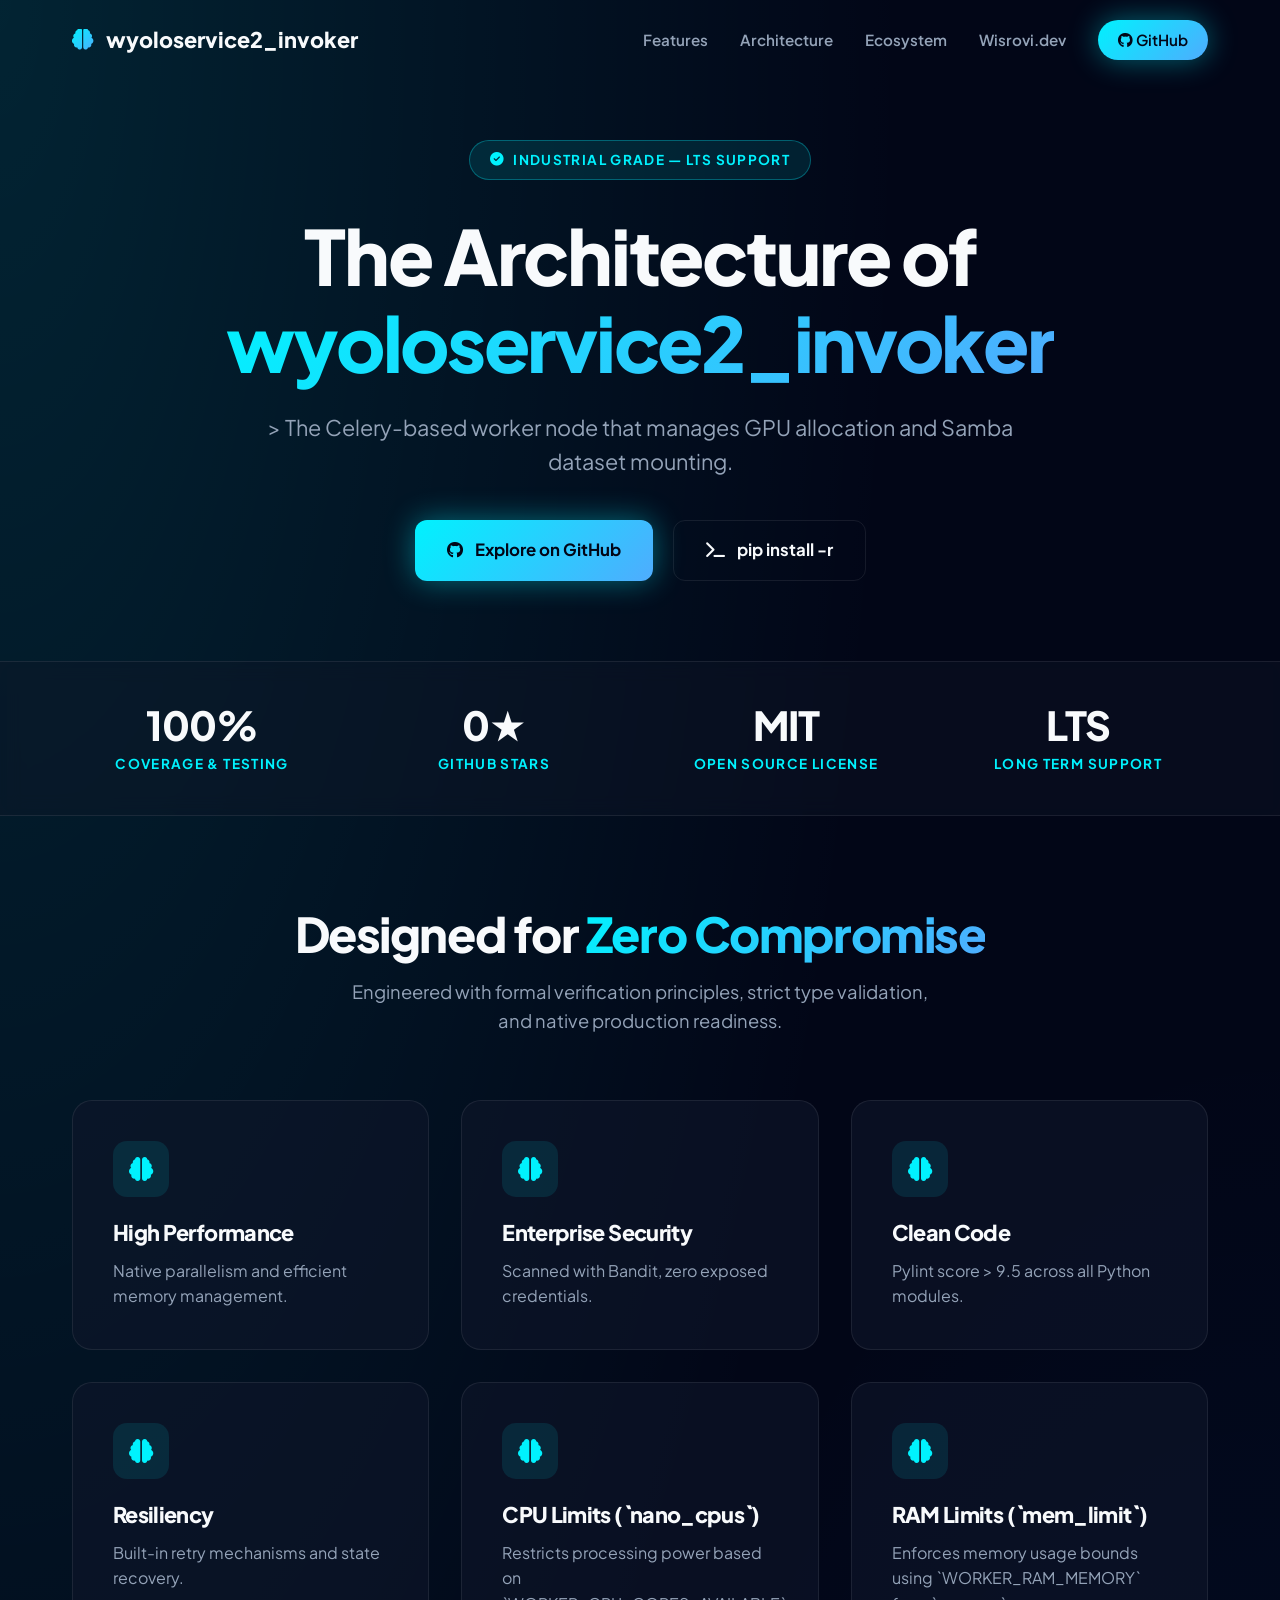
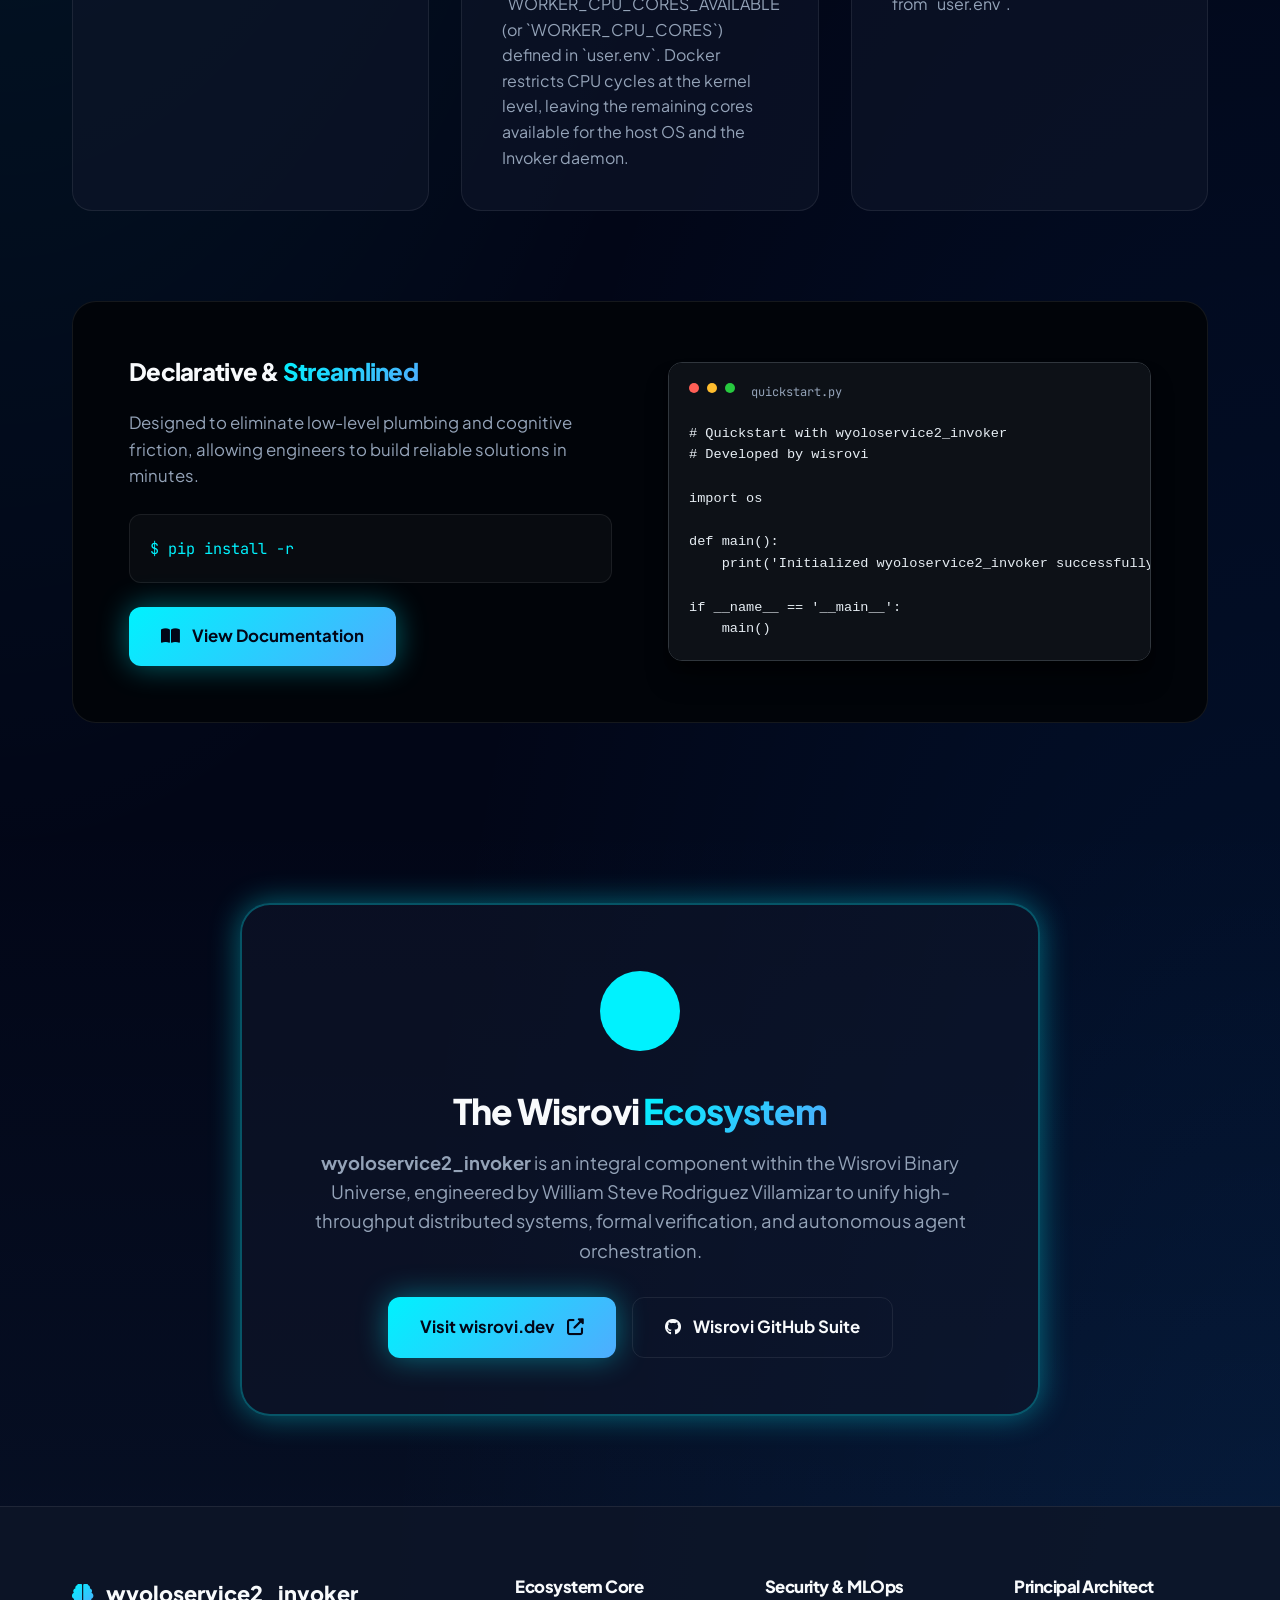
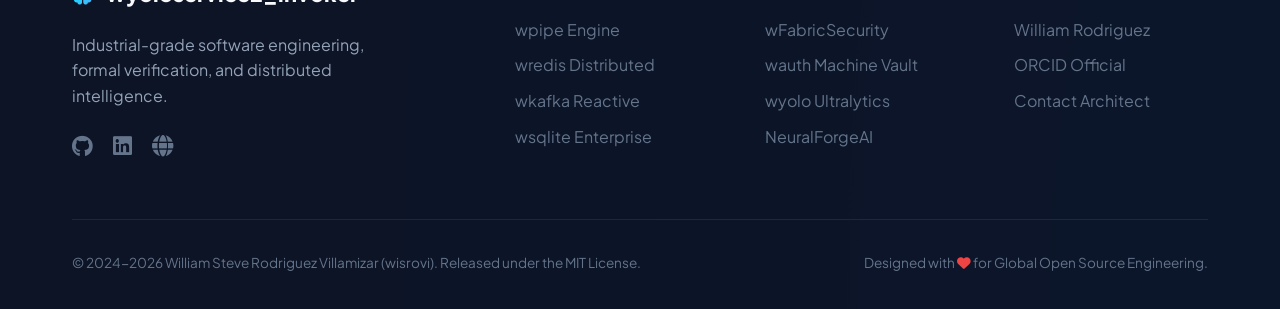
<file: index.html>
<!DOCTYPE html>
<html lang="en">
<head>
    <meta charset="UTF-8">
    <meta name="viewport" content="width=device-width, initial-scale=1.0">
    <title>wyoloservice2_invoker | Enterprise Architecture & Tooling</title>

    <!-- SEO & Metadata -->
    <meta name="description" content="> The Celery-based worker node that manages GPU allocation and Samba dataset mounting.">
    <meta name="keywords" content="wyoloservice2_invoker, python, engineering, data, ai, mlops, wisrovi">
    <meta name="author" content="William Steve Rodriguez Villamizar (wisrovi)">
    <meta name="robots" content="index, follow">

    <!-- Open Graph -->
    <meta property="og:title" content="wyoloservice2_invoker - GPU Invoker (Hive Worker)">
    <meta property="og:description" content="> The Celery-based worker node that manages GPU allocation and Samba dataset mounting.">
    <meta property="og:type" content="website">
    <meta property="og:url" content="https://github.com/wisrovi/wyoloservice2_invoker">
    <meta property="og:site_name" content="Wisrovi Ecosystem">

    <!-- Favicon -->
    <link rel="icon" type="image/svg+xml" href="data:image/svg+xml,<svg xmlns='http://www.w3.org/2000/svg' viewBox='0 0 100 100'><defs><linearGradient id='g' x1='0%25' y1='0%25' x2='100%25' y2='100%25'><stop offset='0%25' style='stop-color:%2300f2fe'/><stop offset='100%25' style='stop-color:%234facfe'/></linearGradient></defs><rect width='100' height='100' rx='20' fill='url(%23g)'/><path d='M30 50 L45 65 L70 35' stroke='white' stroke-width='8' stroke-linecap='round' stroke-linejoin='round' fill='none'/></svg>">

    <!-- Fonts & Icons -->
    <link rel="preconnect" href="https://fonts.googleapis.com">
    <link rel="preconnect" href="https://fonts.gstatic.com" crossorigin>
    <link href="https://fonts.googleapis.com/css2?family=Plus+Jakarta+Sans:wght@300;400;500;600;700;800&family=JetBrains+Mono:wght@400;500;600&display=swap" rel="stylesheet">
    <link rel="stylesheet" href="https://cdnjs.cloudflare.com/ajax/libs/font-awesome/6.4.0/css/all.min.css">

    <style>
        :root {
            --primary: #00f2fe;
            --primary-glow: rgba(0, 242, 254, 0.4);
            --secondary: #4facfe;
            --secondary-glow: rgba(79, 172, 254, 0.4);
            --accent: #10b981;
            --bg-deep: #020617;
            --bg-card: rgba(15, 23, 42, 0.6);
            --bg-card-hover: rgba(30, 41, 59, 0.85);
            --text-main: #f8fafc;
            --text-dim: #94a3b8;
            --text-muted: #64748b;
            --border: rgba(255, 255, 255, 0.08);
            --border-highlight: rgba(0, 242, 254, 0.3);
            --gradient-linear: linear-gradient(135deg, #00f2fe 0%, #4facfe 100%);
            --gradient-mesh: radial-gradient(at 0% 0%, hsla(180, 100%, 50%, 0.12) 0, transparent 50%),
                             radial-gradient(at 100% 100%, hsla(210, 100%, 50%, 0.12) 0, transparent 50%);
            --gradient-surface: linear-gradient(180deg, rgba(255, 255, 255, 0.03) 0%, transparent 100%);
            --shadow-neo: 0 20px 25px -5px rgb(0 0 0 / 0.5), 0 8px 10px -6px rgb(0 0 0 / 0.5);
            --shadow-glow: 0 0 30px var(--primary-glow);
            --transition: all 0.4s cubic-bezier(0.4, 0, 0.2, 1);
            --container-max: 1200px;
        }

        * { margin: 0; padding: 0; box-sizing: border-box; }
        html { scroll-behavior: smooth; }
        body {
            font-family: 'Plus Jakarta Sans', sans-serif;
            background-color: var(--bg-deep);
            color: var(--text-main);
            line-height: 1.6;
            overflow-x: hidden;
            background-image: var(--gradient-mesh);
            -webkit-font-smoothing: antialiased;
        }

        .container { max-width: var(--container-max); margin: 0 auto; padding: 0 2rem; }
        section { padding: 90px 0; position: relative; }

        h1, h2, h3, h4 { font-weight: 800; letter-spacing: -0.03em; line-height: 1.15; }
        .gradient-text {
            background: var(--gradient-linear);
            -webkit-background-clip: text;
            -webkit-text-fill-color: transparent;
            background-clip: text;
        }

        /* Navigation */
        nav {
            position: fixed;
            top: 0;
            width: 100%;
            z-index: 1000;
            padding: 1.25rem 0;
            transition: var(--transition);
            border-bottom: 1px solid transparent;
        }
        nav.scrolled {
            background: rgba(2, 6, 23, 0.9);
            backdrop-filter: blur(15px);
            padding: 0.9rem 0;
            border-color: var(--border);
        }
        .nav-content {
            display: flex;
            justify-content: space-between;
            align-items: center;
        }
        .logo {
            display: flex;
            align-items: center;
            gap: 0.75rem;
            font-size: 1.35rem;
            font-weight: 800;
            text-decoration: none;
            color: var(--text-main);
        }
        .logo i {
            background: var(--gradient-linear);
            -webkit-background-clip: text;
            -webkit-text-fill-color: transparent;
        }
        .nav-links { display: flex; gap: 2rem; align-items: center; }
        .nav-links a {
            text-decoration: none;
            color: var(--text-dim);
            font-weight: 600;
            font-size: 0.95rem;
            transition: var(--transition);
        }
        .nav-links a:hover { color: var(--primary); }
        .btn-nav {
            background: var(--gradient-linear);
            color: var(--bg-deep) !important;
            padding: 0.5rem 1.25rem;
            border-radius: 50px;
            font-weight: 700;
            box-shadow: var(--shadow-glow);
        }

        /* Hero */
        .hero {
            padding: 140px 0 80px;
            text-align: center;
            position: relative;
        }
        .hero-badge {
            display: inline-flex;
            align-items: center;
            gap: 0.5rem;
            background: rgba(0, 242, 254, 0.1);
            border: 1px solid var(--border-highlight);
            padding: 0.5rem 1.25rem;
            border-radius: 100px;
            color: var(--primary);
            font-weight: 700;
            font-size: 0.85rem;
            margin-bottom: 2rem;
            text-transform: uppercase;
            letter-spacing: 0.1em;
        }
        .hero h1 {
            font-size: clamp(2.75rem, 6vw, 4.75rem);
            margin-bottom: 1.5rem;
        }
        .hero p {
            font-size: clamp(1.1rem, 2vw, 1.35rem);
            color: var(--text-dim);
            max-width: 800px;
            margin: 0 auto 2.5rem;
        }
        .hero-btns {
            display: flex;
            gap: 1.25rem;
            justify-content: center;
            flex-wrap: wrap;
        }
        .btn {
            display: inline-flex;
            align-items: center;
            gap: 0.75rem;
            padding: 1rem 2rem;
            border-radius: 12px;
            font-weight: 700;
            text-decoration: none;
            transition: var(--transition);
            font-size: 1.05rem;
        }
        .btn-main {
            background: var(--gradient-linear);
            color: var(--bg-deep);
            box-shadow: var(--shadow-glow);
        }
        .btn-main:hover { transform: translateY(-4px); box-shadow: 0 0 35px var(--primary-glow); }
        .btn-outline {
            background: transparent;
            color: var(--text-main);
            border: 1px solid var(--border);
        }
        .btn-outline:hover { background: rgba(255,255,255,0.05); border-color: var(--primary); transform: translateY(-3px); }

        /* Stats Bar */
        .stats-bar {
            background: rgba(15, 23, 42, 0.4);
            backdrop-filter: blur(10px);
            border-top: 1px solid var(--border);
            border-bottom: 1px solid var(--border);
            padding: 2.5rem 0;
        }
        .stats-grid {
            display: grid;
            grid-template-columns: repeat(auto-fit, minmax(180px, 1fr));
            gap: 2rem;
            text-align: center;
        }
        .stat-item h3 {
            font-size: 2.5rem;
            margin-bottom: 0.35rem;
            color: var(--text-main);
        }
        .stat-item p {
            color: var(--primary);
            font-weight: 700;
            font-size: 0.85rem;
            text-transform: uppercase;
            letter-spacing: 0.1em;
        }

        /* Features */
        .section-header { text-align: center; margin-bottom: 4rem; }
        .section-header h2 { font-size: 3rem; margin-bottom: 1rem; }
        .section-header p { color: var(--text-dim); font-size: 1.15rem; max-width: 600px; margin: 0 auto; }

        .features-grid {
            display: grid;
            grid-template-columns: repeat(auto-fit, minmax(320px, 1fr));
            gap: 2rem;
        }
        .feature-card {
            background: var(--bg-card);
            border: 1px solid var(--border);
            padding: 2.5rem;
            border-radius: 20px;
            transition: var(--transition);
            position: relative;
            overflow: hidden;
        }
        .feature-card:hover {
            transform: translateY(-8px);
            border-color: var(--border-highlight);
            background: var(--bg-card-hover);
            box-shadow: var(--shadow-neo);
        }
        .feature-icon {
            width: 56px;
            height: 56px;
            background: rgba(0, 242, 254, 0.1);
            border-radius: 14px;
            display: flex;
            align-items: center;
            justify-content: center;
            font-size: 1.5rem;
            color: var(--primary);
            margin-bottom: 1.5rem;
        }
        .feature-card h3 { font-size: 1.35rem; margin-bottom: 0.75rem; }
        .feature-card p { color: var(--text-dim); }

        /* Code Showcase */
        .code-showcase {
            background: #010409;
            border-radius: 24px;
            border: 1px solid var(--border);
            padding: 3.5rem;
            display: grid;
            grid-template-columns: 1fr 1fr;
            gap: 3.5rem;
            align-items: center;
        }
        .code-content h2 { margin-bottom: 1.5rem; }
        .code-content p { color: var(--text-dim); margin-bottom: 1.5rem; font-size: 1.05rem; }
        .code-window {
            background: #0d1117;
            border-radius: 14px;
            padding: 1.25rem;
            font-family: 'JetBrains Mono', monospace;
            font-size: 0.85rem;
            color: #e6edf3;
            box-shadow: var(--shadow-neo);
            border: 1px solid #30363d;
            overflow-x: auto;
        }
        .code-header {
            display: flex;
            gap: 8px;
            margin-bottom: 1.25rem;
        }
        .dot { width: 10px; height: 10px; border-radius: 50%; }
        .dot-red { background: #ff5f56; }
        .dot-yellow { background: #ffbd2e; }
        .dot-green { background: #27c93f; }

        /* Ecosystem Card */
        .ecosystem {
            text-align: center;
            background: linear-gradient(180deg, transparent, rgba(79, 172, 254, 0.05));
        }
        .eco-card {
            max-width: 800px;
            margin: 0 auto;
            background: var(--bg-card);
            padding: 3.5rem;
            border-radius: 30px;
            border: 2px solid var(--border-highlight);
            box-shadow: var(--shadow-glow);
        }
        .eco-card img { width: 100px; border-radius: 24px; margin-bottom: 1.5rem; }
        .eco-card h3 { font-size: 2.2rem; margin-bottom: 1rem; }
        .eco-card p { font-size: 1.15rem; color: var(--text-dim); margin-bottom: 2rem; }

        /* Footer */
        footer {
            padding: 70px 0 35px;
            border-top: 1px solid var(--border);
            background: rgba(15, 23, 42, 0.85);
        }
        .footer-grid {
            display: grid;
            grid-template-columns: 2fr 1fr 1fr 1fr;
            gap: 3.5rem;
            margin-bottom: 3.5rem;
        }
        .footer-brand p { color: var(--text-dim); margin: 1.25rem 0; max-width: 320px; }
        .footer-links h4 { margin-bottom: 1.25rem; font-size: 1.05rem; }
        .footer-links ul { list-style: none; }
        .footer-links li { margin-bottom: 0.65rem; }
        .footer-links a { color: var(--text-muted); text-decoration: none; transition: var(--transition); }
        .footer-links a:hover { color: var(--primary); padding-left: 5px; }
        .footer-bottom {
            display: flex;
            justify-content: space-between;
            align-items: center;
            padding-top: 2rem;
            border-top: 1px solid var(--border);
            color: var(--text-muted);
            font-size: 0.85rem;
        }
        .social-links { display: flex; gap: 1.25rem; }
        .social-links a { font-size: 1.35rem; color: var(--text-muted); transition: var(--transition); }
        .social-links a:hover { color: var(--primary); transform: scale(1.15); }

        @media (max-width: 968px) {
            .footer-grid { grid-template-columns: 1fr 1fr; }
            .code-showcase { grid-template-columns: 1fr; padding: 2rem; }
            .hero h1 { font-size: 3rem; }
            .nav-links { display: none; }
        }
    </style>
</head>
<body>

    <!-- Navigation -->
    <nav id="navbar">
        <div class="container nav-content">
            <a href="#" class="logo">
                <i class="fas fa-brain"></i> wyoloservice2_invoker
            </a>
            <div class="nav-links">
                <a href="#features">Features</a>
                <a href="#code">Architecture</a>
                <a href="#ecosystem">Ecosystem</a>
                <a href="https://wisrovi.dev" target="_blank">Wisrovi.dev</a>
                <a href="https://github.com/wisrovi/wyoloservice2_invoker" target="_blank" class="btn-nav">
                    <i class="fab fa-github"></i> GitHub
                </a>
            </div>
        </div>
    </nav>

    <!-- Hero Section -->
    <section class="hero">
        <div class="container">
            <div class="hero-badge">
                <i class="fas fa-check-circle"></i> Industrial Grade — LTS Support
            </div>
            <h1>The Architecture of <span class="gradient-text">wyoloservice2_invoker</span></h1>
            <p>> The Celery-based worker node that manages GPU allocation and Samba dataset mounting.</p>
            <div class="hero-btns">
                <a href="https://github.com/wisrovi/wyoloservice2_invoker" target="_blank" class="btn btn-main">
                    <i class="fab fa-github"></i> Explore on GitHub
                </a>
                <a href="https://github.com/wisrovi/wyoloservice2_invoker" target="_blank" class="btn btn-outline">
                    <i class="fas fa-terminal"></i> pip install -r
                </a>
            </div>
        </div>
    </section>

    <!-- Stats Bar -->
    <div class="stats-bar">
        <div class="container stats-grid">
            <div class="stat-item">
                <h3>100%</h3>
                <p>Coverage & Testing</p>
            </div>
            <div class="stat-item">
                <h3>0★</h3>
                <p>GitHub Stars</p>
            </div>
            <div class="stat-item">
                <h3>MIT</h3>
                <p>Open Source License</p>
            </div>
            <div class="stat-item">
                <h3>LTS</h3>
                <p>Long Term Support</p>
            </div>
        </div>
    </div>

    <!-- Features -->
    <section id="features">
        <div class="container">
            <div class="section-header">
                <h2>Designed for <span class="gradient-text">Zero Compromise</span></h2>
                <p>Engineered with formal verification principles, strict type validation, and native production readiness.</p>
            </div>
            <div class="features-grid">

            <div class="feature-card">
                <div class="feature-icon"><i class="fas fa-brain"></i></div>
                <h3>High Performance</h3>
                <p>Native parallelism and efficient memory management.</p>
            </div>
            <div class="feature-card">
                <div class="feature-icon"><i class="fas fa-brain"></i></div>
                <h3>Enterprise Security</h3>
                <p>Scanned with Bandit, zero exposed credentials.</p>
            </div>
            <div class="feature-card">
                <div class="feature-icon"><i class="fas fa-brain"></i></div>
                <h3>Clean Code</h3>
                <p>Pylint score > 9.5 across all Python modules.</p>
            </div>
            <div class="feature-card">
                <div class="feature-icon"><i class="fas fa-brain"></i></div>
                <h3>Resiliency</h3>
                <p>Built-in retry mechanisms and state recovery.</p>
            </div>
            <div class="feature-card">
                <div class="feature-icon"><i class="fas fa-brain"></i></div>
                <h3>CPU Limits (`nano_cpus`)</h3>
                <p>Restricts processing power based on `WORKER_CPU_CORES_AVAILABLE` (or `WORKER_CPU_CORES`) defined in `user.env`. Docker restricts CPU cycles at the kernel level, leaving the remaining cores available for the host OS and the Invoker daemon.</p>
            </div>
            <div class="feature-card">
                <div class="feature-icon"><i class="fas fa-brain"></i></div>
                <h3>RAM Limits (`mem_limit`)</h3>
                <p>Enforces memory usage bounds using `WORKER_RAM_MEMORY` from `user.env`.</p>
            </div>
            </div>
        </div>
    </section>

    <!-- Code Section -->
    <section id="code" style="padding-top: 0;">
        <div class="container">
            <div class="code-showcase">
                <div class="code-content">
                    <h2>Declarative & <span class="gradient-text">Streamlined</span></h2>
                    <p>Designed to eliminate low-level plumbing and cognitive friction, allowing engineers to build reliable solutions in minutes.</p>
                    <div style="background: rgba(255,255,255,0.03); padding: 1.25rem; border-radius: 12px; border: 1px solid var(--border); margin-bottom: 1.5rem;">
                        <span style="color: var(--primary); font-family: 'JetBrains Mono', monospace; font-size: 0.95rem;">$ pip install -r</span>
                    </div>
                    <a href="https://github.com/wisrovi/wyoloservice2_invoker" target="_blank" class="btn btn-main">
                        <i class="fas fa-book-open"></i> View Documentation
                    </a>
                </div>
                <div class="code-window">
                    <div class="code-header">
                        <div class="dot dot-red"></div>
                        <div class="dot dot-yellow"></div>
                        <div class="dot dot-green"></div>
                        <span style="color: var(--text-dim); font-size: 0.75rem; margin-left: 0.5rem;">quickstart.py</span>
                    </div>
                    <pre><code># Quickstart with wyoloservice2_invoker
# Developed by wisrovi

import os

def main():
    print('Initialized wyoloservice2_invoker successfully.')

if __name__ == '__main__':
    main()
</code></pre>
                </div>
            </div>
        </div>
    </section>

    <!-- Wisrovi Ecosystem -->
    <section id="ecosystem" class="ecosystem">
        <div class="container">
            <div class="eco-card">
                <img src="https://wisrovi.dev/assets/img/logo.png" onerror="this.src='data:image/svg+xml,<svg xmlns=%22http://www.w3.org/2000/svg%22 viewBox=%220 0 100 100%22><circle cx=%2250%22 cy=%2250%22 r=%2240%22 fill=%22%2300f2fe%22/></svg>'" alt="Wisrovi">
                <h3>The Wisrovi <span class="gradient-text">Ecosystem</span></h3>
                <p>
                    <strong>wyoloservice2_invoker</strong> is an integral component within the Wisrovi Binary Universe,
                    engineered by William Steve Rodriguez Villamizar to unify high-throughput distributed systems,
                    formal verification, and autonomous agent orchestration.
                </p>
                <div style="display: flex; gap: 1rem; justify-content: center; flex-wrap: wrap;">
                    <a href="https://wisrovi.dev" target="_blank" class="btn btn-main">
                        Visit wisrovi.dev <i class="fas fa-external-link-alt"></i>
                    </a>
                    <a href="https://github.com/wisrovi" target="_blank" class="btn btn-outline">
                        <i class="fab fa-github"></i> Wisrovi GitHub Suite
                    </a>
                </div>
            </div>
        </div>
    </section>

    <!-- Footer -->
    <footer>
        <div class="container">
            <div class="footer-grid">
                <div class="footer-brand">
                    <a href="#" class="logo">
                        <i class="fas fa-brain"></i> wyoloservice2_invoker
                    </a>
                    <p>Industrial-grade software engineering, formal verification, and distributed intelligence.</p>
                    <div class="social-links">
                        <a href="https://github.com/wisrovi" target="_blank"><i class="fab fa-github"></i></a>
                        <a href="https://www.linkedin.com/in/wisrovi-rodriguez/" target="_blank"><i class="fab fa-linkedin"></i></a>
                        <a href="https://wisrovi.dev" target="_blank"><i class="fas fa-globe"></i></a>
                    </div>
                </div>
                <div class="footer-links">
                    <h4>Ecosystem Core</h4>
                    <ul>
                        <li><a href="https://github.com/wisrovi/wpipe" target="_blank">wpipe Engine</a></li>
                        <li><a href="https://github.com/wisrovi/wredis" target="_blank">wredis Distributed</a></li>
                        <li><a href="https://github.com/wisrovi/wkafka" target="_blank">wkafka Reactive</a></li>
                        <li><a href="https://github.com/wisrovi/wsqlite" target="_blank">wsqlite Enterprise</a></li>
                    </ul>
                </div>
                <div class="footer-links">
                    <h4>Security & MLOps</h4>
                    <ul>
                        <li><a href="https://github.com/wisrovi/wFabricSecurity" target="_blank">wFabricSecurity</a></li>
                        <li><a href="https://github.com/wisrovi/wauth" target="_blank">wauth Machine Vault</a></li>
                        <li><a href="https://github.com/wisrovi/wyolo" target="_blank">wyolo Ultralytics</a></li>
                        <li><a href="https://github.com/wisrovi/NeuralForgeAI" target="_blank">NeuralForgeAI</a></li>
                    </ul>
                </div>
                <div class="footer-links">
                    <h4>Principal Architect</h4>
                    <ul>
                        <li><a href="https://wisrovi.dev" target="_blank">William Rodriguez</a></li>
                        <li><a href="https://orcid.org/0009-0005-0710-1861" target="_blank">ORCID Official</a></li>
                        <li><a href="mailto:wisrovi.rodriguez@gmail.com">Contact Architect</a></li>
                    </ul>
                </div>
            </div>
            <div class="footer-bottom">
                <p>&copy; 2024-2026 William Steve Rodriguez Villamizar (wisrovi). Released under the MIT License.</p>
                <p>Designed with <i class="fas fa-heart" style="color: #ef4444;"></i> for Global Open Source Engineering.</p>
            </div>
        </div>
    </footer>

    <script>
        window.addEventListener('scroll', function() {
            const nav = document.getElementById('navbar');
            if (window.scrollY > 40) {
                nav.classList.add('scrolled');
            } else {
                nav.classList.remove('scrolled');
            }
        });
    </script>
</body>
</html>
</file>
